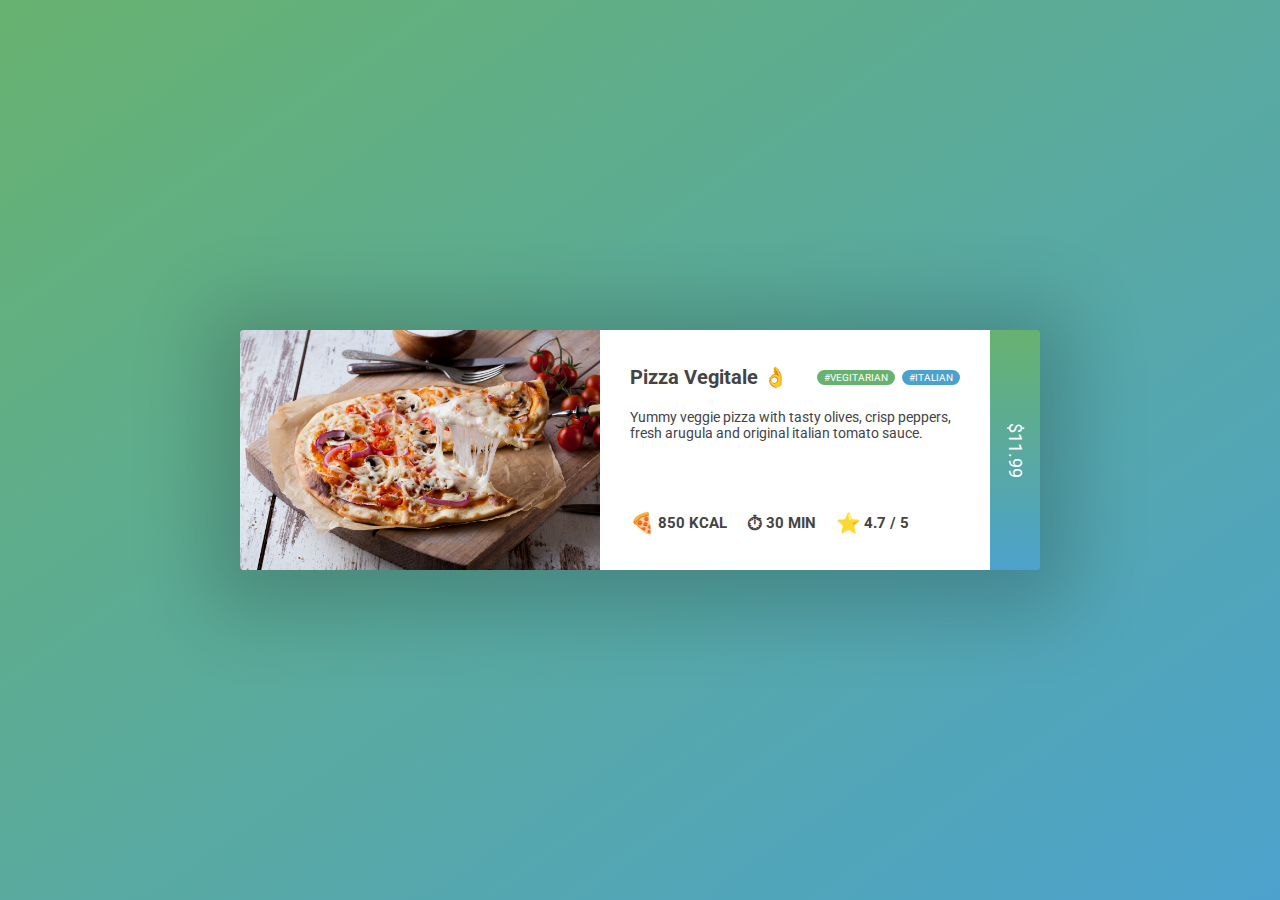
<file: flexbox-fizza-cart/index.html>
<!DOCTYPE html>
<html lang="en">
  <head>
    <meta charset="UTF-8" />
    <meta http-equiv="X-UA-Compatible" content="IE=edge" />
    <meta name="viewport" content="width=device-width, initial-scale=1.0" />
    <link rel="stylesheet" href="style.css" />
    <title>Pizza Cart</title>
  </head>
  <body>
    <figure class="pizza">
      <div class="pizza__hero">
        <img src="./img/pizza-2.jpg" alt="Pizza" class="pizza__img" />
      </div>
      <div class="pizza__content">
        <div class="pizza__title">
          <h1 class="pizza__heading">Pizza Vegitale 👌</h1>
          <p class="pizza__tag pizza__tag-1">#Vegitarian</p>
          <p class="pizza__tag pizza__tag-2">#Italian</p>
        </div>
        <div class="pizza__description">
          Yummy veggie pizza with tasty olives, crisp peppers, fresh arugula and
          original italian tomato sauce.
        </div>
        <div class="pizza__details">
          <p class="pizza__detail"><span class="emoji">🍕</span>850 kcal</p>
          <p class="pizza__detail"><span class="emoji">⏱</span>30 min</p>
          <p class="pizza__detail"><span class="emoji">⭐️</span>4.7 / 5</p>
        </div>
      </div>
      <div class="pizza__price">$11.99</div>
    </figure>
  </body>
</html>
</file>
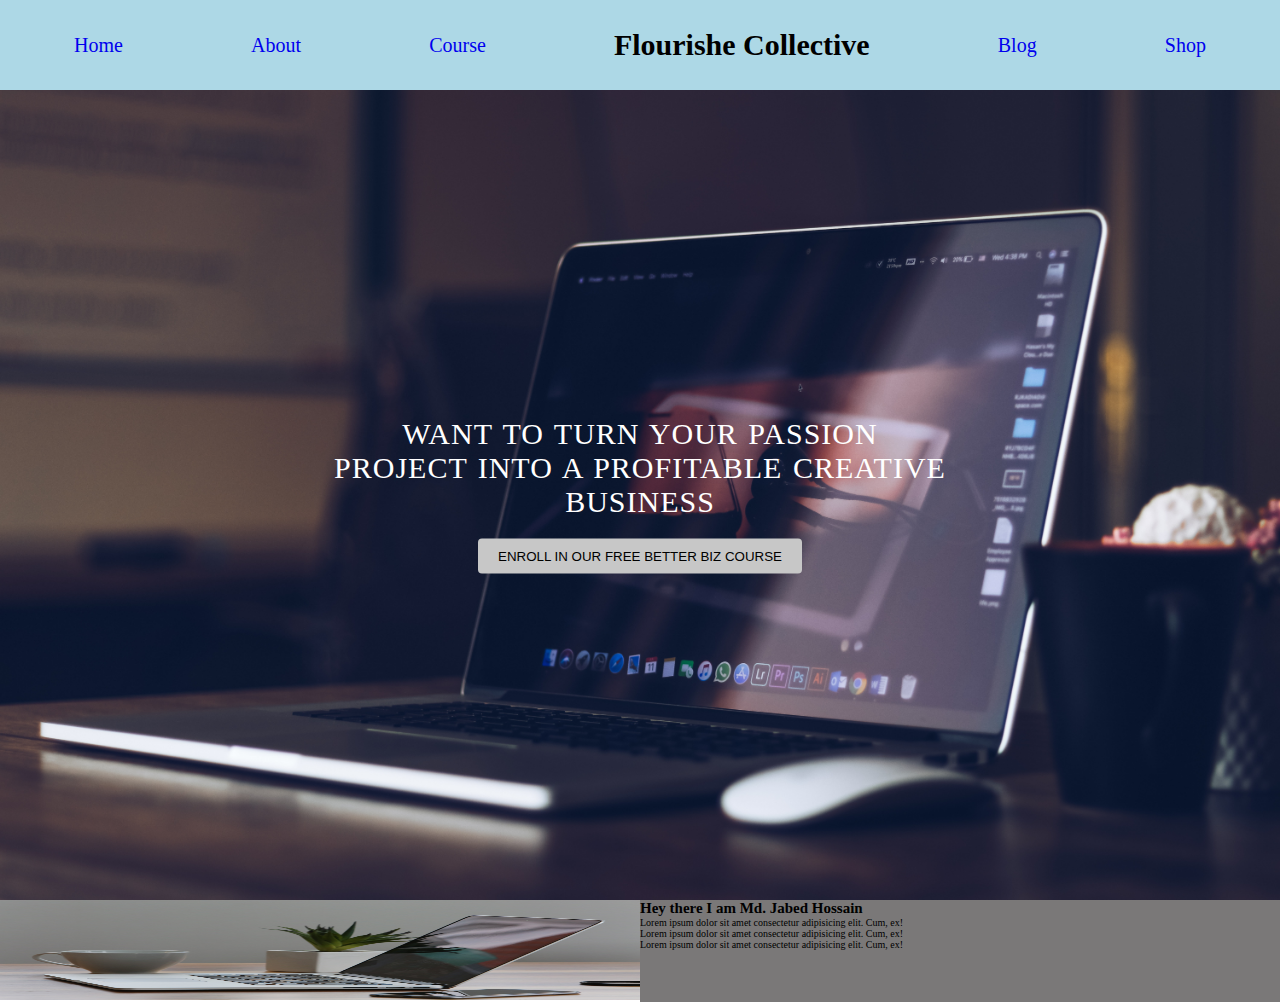
<file: Flexbox/index.html>
<!DOCTYPE html>
<html lang="en">
  <head>
    <meta charset="UTF-8" />
    <meta http-equiv="X-UA-Compatible" content="IE=edge" />
    <meta name="viewport" content="width=device-width, initial-scale=1.0" />
    <link rel="stylesheet" href="style.css" />
    <title>Flourishe Collective</title>
  </head>
  <body>
    <header>
      <nav>
        <ul class="main-nav">
          <li><a href="#">Home</a></li>
          <li><a href="#">About</a></li>
          <li><a href="#">Course</a></li>
          <h2>Flourishe Collective</h2>
          <li><a href="#">Blog</a></li>
          <li><a href="#">Shop</a></li>
        </ul>
      </nav>
    </header>

    <section class="hero">
      <div class="hero-text-box">
        <h2 class="hero-text">
          Want to turn your passion<br />project into a profitable creative
          business
        </h2>
        <button class="btn btn-hero">
          Enroll in our free better biz course
        </button>
      </div>
    </section>

    <section class="section-intro">
      <div class="intro">
        <div class="intro-img">
          <img src="img/laptop-white.jpg" alt="Laptop white" />
        </div>
        <div class="intro-text">
          <h2>Hey there I am Md. Jabed Hossain</h2>
          <p>
            Lorem ipsum dolor sit amet consectetur adipisicing elit. Cum, ex!
          </p>
          <p>
            Lorem ipsum dolor sit amet consectetur adipisicing elit. Cum, ex!
          </p>
          <p>
            Lorem ipsum dolor sit amet consectetur adipisicing elit. Cum, ex!
          </p>
        </div>
      </div>
    </section>
  </body>
</html>
</file>
<file: flexbox-fizza-cart/style.css>
@import url("https://fonts.googleapis.com/css2?family=Roboto&display=swap");

/* Basic Color */

/* 
Green: #67b26f
Blue: #4ca2cd
Mid: #5aaa9d
*/

/* Global Settings */

* {
  margin: 0;
  padding: 0;
  box-sizing: border-box;
}

body {
  height: 100vh;
  font-family: Roboto;
  background: linear-gradient(to bottom right, #67b26f, #4ca2cd);
  padding: 100px;
  color: #444;

  display: flex;
  justify-content: center;
  align-items: center;
}

.pizza {
  max-width: 800px;
  border-radius: 4px;
  overflow: hidden;
  box-shadow: 0 10px 80px 30px rgba(0, 0, 0, 0.2);
  display: flex;
}

.pizza__hero {
  flex: 0 0 45%;
}

.pizza__img {
  width: 100%;
  display: block;
}

.pizza__content {
  flex: 1;
  background-color: #fff;
  padding: 35px 30px;

  display: flex;
  flex-direction: column;
}

.pizza__title {
  display: flex;
  align-items: center;
  margin-bottom: 20px;
}

.pizza__heading {
  font-size: 20px;
  margin-right: auto;
}

.pizza__tag {
  font-size: 10px;
  text-transform: uppercase;
  border-radius: 100px;
  padding: 2px 7px;
  margin-left: 7px;
  color: #fff;
}

.pizza__tag-1 {
  background-color: #67b26f;
}

.pizza__tag-2 {
  background-color: #4ca2cd;
}

.pizza__description {
  font-size: 14px;
}

.pizza__details {
  display: flex;
  align-items: center;
  margin-top: auto;
}

.pizza__detail {
  font-size: 15px;
  font-weight: 700;
  text-transform: uppercase;
  margin-right: 20px;

  display: flex;
  align-items: center;
}

.emoji {
  font-size: 20px;
  margin-right: 3px;
}

.pizza__price {
  background: linear-gradient(to bottom, #67b26f, #4ca2cd);
  color: #fff;
  font-size: 18px;
  writing-mode: vertical-rl;
  flex: 0 1 50px;

  display: flex;
  justify-content: center;
  align-items: center;
}
</file>
<file: Flexbox/style.css>
* {
  margin: 0;
  padding: 0;
  box-sizing: border-box;
}

html {
  font-size: 62.5%;
}

img {
  height: 10rem;
}

/* Header */
.main-nav {
  list-style: none;
  font-size: 2rem;
  background: lightblue;
  min-height: 10vh;
  padding: 1rem;

  display: flex;
  flex-wrap: wrap;
  justify-content: space-around;
  align-items: center;
}

.main-nav li a {
  text-decoration: none;
}

/* Hero Section */
.hero {
  background-image: url(img/laptop-black.jpg);
  background-size: cover;
  background-position: center;
  min-height: 90vh;
  position: relative;
}

.hero-text-box {
  font-size: 2rem;
  text-transform: uppercase;
  text-align: center;
  position: absolute;
  top: 50%;
  left: 50%;
  transform: translate(-50%, -50%);
}

.hero-text {
  color: #fff;
  font-weight: normal;
  word-spacing: 0.2rem;
  letter-spacing: 0.1rem;
  margin-bottom: 2rem;
}

.btn {
  border: none;
  padding: 1rem 2rem;
  text-transform: uppercase;
  border-radius: 0.4rem;
  background-color: rgb(199, 199, 199);
}

.intro {
  display: flex;
  flex-wrap: wrap;
}

.intro .intro-img {
  flex: 1 1 20rem;
}

.intro-img img {
  width: 100%;
}

.intro-text {
  flex: 1 1 20rem;
  background-color: rgb(122, 120, 120);
}
/* .hero h2 {
  font-size: 3rem;
  font-weight: normal;
  text-transform: uppercase;
  text-align: center;
  margin-bottom: 2rem;
} */

/* .hero button {
  padding: 1rem 2rem;
  border: none;
  background-color: rgb(221, 208, 208);
} */
</file>
